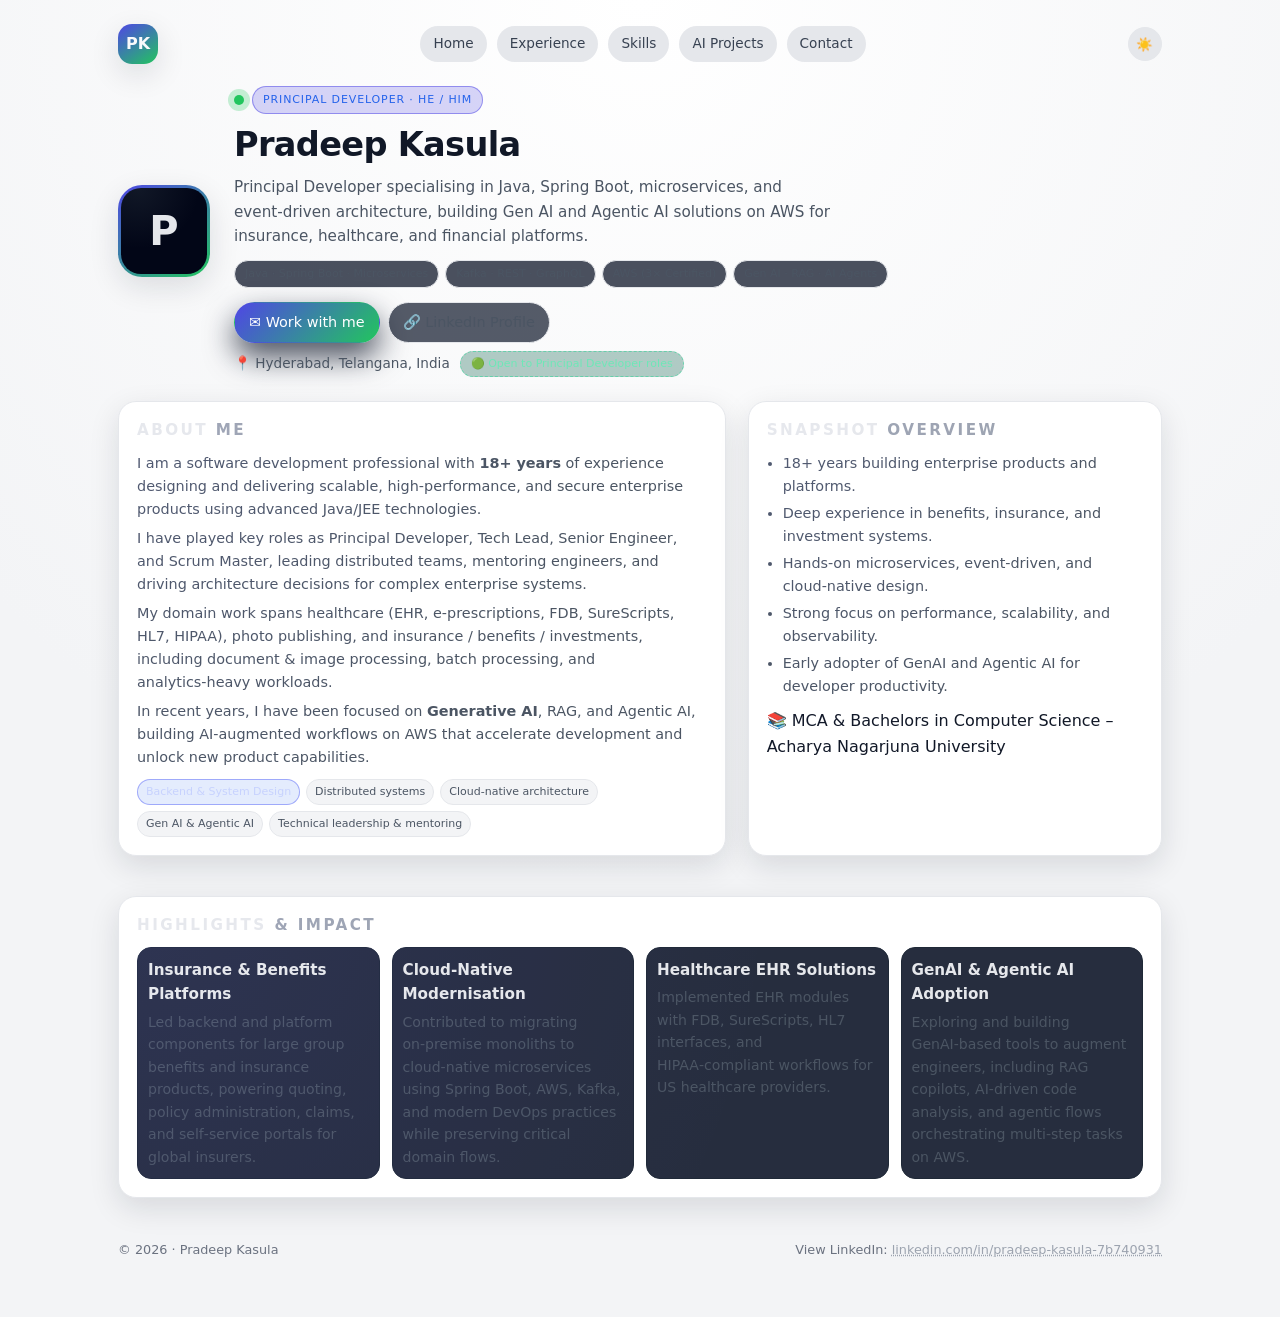
<file: index.html>
<!DOCTYPE html>
<html lang="en">
<head>
  <meta charset="UTF-8" />
  <title>Pradeep Kasula | Principal Developer & AI Enthusiast</title>
  <meta name="viewport" content="width=device-width, initial-scale=1" />
  <meta
    name="description"
    content="Principal Developer with 18+ years of experience in Java, Spring Boot, microservices, insurance, healthcare, and Gen AI."
  />
  <link rel="stylesheet" href="styles.css" />
</head>
<body data-theme="dark">
  <div class="page">
   <header class="site-header">
  <div class="logo">PK</div>
  <nav class="nav">
    <a href="index.html" class="nav-link">Home</a>
    <a href="experience.html" class="nav-link">Experience</a>
    <a href="skills.html" class="nav-link">Skills</a>
    <a href="ai-projects.html" class="nav-link">AI Projects</a>
    <a href="contact.html" class="nav-link">Contact</a>
  </nav>
  <button class="theme-toggle" id="themeToggle" aria-label="Toggle theme">
    🌙
  </button>
</header>
    <header class="hero">
      <div class="avatar">
        <div class="avatar-inner">P</div>
      </div>
      <div class="hero-main">
        <div class="headline-top-row">
          <div class="online-dot"></div>
          <div class="role-pill">Principal Developer · He / Him</div>
        </div>
        <h1 class="hero-title">Pradeep Kasula</h1>
        <p class="hero-subtitle">
          Principal Developer specialising in Java, Spring Boot, microservices,
          and event‑driven architecture, building Gen&nbsp;AI and Agentic&nbsp;AI
          solutions on AWS for insurance, healthcare, and financial platforms.
        </p>
        <div class="headline-tags">
          <span class="tag">Java · Spring Boot · Microservices</span>
          <span class="tag">Kafka · REST · GraphQL</span>
          <span class="tag">AWS (3× Certified)</span>
          <span class="tag">Gen AI · RAG · AI Agents</span>
        </div>
        <div class="hero-actions">
          <a class="btn btn-primary" href="contact.html">✉️ Work with me</a>
          <a
            class="btn btn-ghost"
            href="https://www.linkedin.com/in/pradeep-kasula-7b740931"
            target="_blank"
            rel="noopener noreferrer"
          >
            🔗 LinkedIn Profile
          </a>
        </div>
        <div class="hero-meta">
          <span>📍 Hyderabad, Telangana, India</span>
          <span class="pill-open">🟢 Open to Principal Developer roles</span>
        </div>
      </div>
    </header>

    <main class="grid-two">
      <section class="card">
        <h2><span>About</span> Me</h2>
        <p class="body-text">
          I am a software development professional with <strong>18+ years</strong> of
          experience designing and delivering scalable, high‑performance, and secure
          enterprise products using advanced Java/JEE technologies.
        </p>
        <p class="body-text">
          I have played key roles as Principal Developer, Tech Lead, Senior Engineer,
          and Scrum Master, leading distributed teams, mentoring engineers, and
          driving architecture decisions for complex enterprise systems.
        </p>
        <p class="body-text">
          My domain work spans healthcare (EHR, e‑prescriptions, FDB, SureScripts,
          HL7, HIPAA), photo publishing, and insurance / benefits / investments,
          including document &amp; image processing, batch processing, and
          analytics‑heavy workloads.
        </p>
        <p class="body-text">
          In recent years, I have been focused on <strong>Generative AI</strong>,
          RAG, and Agentic AI, building AI‑augmented workflows on AWS that
          accelerate development and unlock new product capabilities.
        </p>
        <div class="chips-row">
          <span class="chip-accent">Backend & System Design</span>
          <span class="chip">Distributed systems</span>
          <span class="chip">Cloud‑native architecture</span>
          <span class="chip">Gen AI & Agentic AI</span>
          <span class="chip">Technical leadership & mentoring</span>
        </div>
      </section>

      <section class="card">
        <h2><span>Snapshot</span> Overview</h2>
        <ul class="list">
          <li>18+ years building enterprise products and platforms.</li>
          <li>Deep experience in benefits, insurance, and investment systems.</li>
          <li>Hands‑on microservices, event‑driven, and cloud‑native design.</li>
          <li>Strong focus on performance, scalability, and observability.</li>
          <li>Early adopter of GenAI and Agentic AI for developer productivity.</li>
        </ul>
        <div class="meta-line" style="margin-top: 10px">
          <span>📚 MCA & Bachelors in Computer Science – Acharya Nagarjuna University</span>
        </div>
      </section>

      <section class="card card-full">
        <h2><span>Highlights</span> & Impact</h2>
        <div class="highlights-grid">
          <article class="highlight">
            <h3>Insurance & Benefits Platforms</h3>
            <p>
              Led backend and platform components for large group benefits and
              insurance products, powering quoting, policy administration, claims,
              and self‑service portals for global insurers.
            </p>
          </article>
          <article class="highlight">
            <h3>Cloud‑Native Modernisation</h3>
            <p>
              Contributed to migrating on‑premise monoliths to cloud‑native
              microservices using Spring Boot, AWS, Kafka, and modern DevOps
              practices while preserving critical domain flows.
            </p>
          </article>
          <article class="highlight">
            <h3>Healthcare EHR Solutions</h3>
            <p>
              Implemented EHR modules with FDB, SureScripts, HL7 interfaces, and
              HIPAA‑compliant workflows for US healthcare providers.
            </p>
          </article>
          <article class="highlight">
            <h3>GenAI & Agentic AI Adoption</h3>
            <p>
              Exploring and building GenAI‑based tools to augment engineers,
              including RAG copilots, AI‑driven code analysis, and agentic flows
              orchestrating multi‑step tasks on AWS.
            </p>
          </article>
        </div>
      </section>
    </main>

    <footer class="site-footer">
      <span>© <span id="year"></span> · Pradeep Kasula</span>
      <span>
        View LinkedIn:
        <a
          href="https://www.linkedin.com/in/pradeep-kasula-7b740931"
          target="_blank"
          rel="noopener noreferrer"
        >
          linkedin.com/in/pradeep-kasula-7b740931
        </a>
      </span>
    </footer>
  </div>

<script>
  const body = document.body;
  const toggleBtn = document.getElementById("themeToggle");
  const storageKey = "pk-theme";

  function setTheme(theme) {
    body.setAttribute("data-theme", theme);
    if (toggleBtn) {
      toggleBtn.textContent = theme === "dark" ? "🌙" : "☀️";
    }
  }

  // Load saved preference or system preference
  (function initTheme() {
    const saved = localStorage.getItem(storageKey);
    if (saved === "dark" || saved === "light") {
      setTheme(saved);
      return;
    }
    const prefersDark = window.matchMedia &&
      window.matchMedia("(prefers-color-scheme: dark)").matches;
    setTheme(prefersDark ? "dark" : "light");
  })();

  if (toggleBtn) {
    toggleBtn.addEventListener("click", () => {
      const current = body.getAttribute("data-theme") || "dark";
      const next = current === "dark" ? "light" : "dark";
      setTheme(next);
      localStorage.setItem(storageKey, next);
    });
  }

  // Handle year in footer
  const yearEl = document.getElementById("year");
  if (yearEl) {
    yearEl.textContent = new Date().getFullYear().toString();
  }
</script>

</body>
</html>
</file>
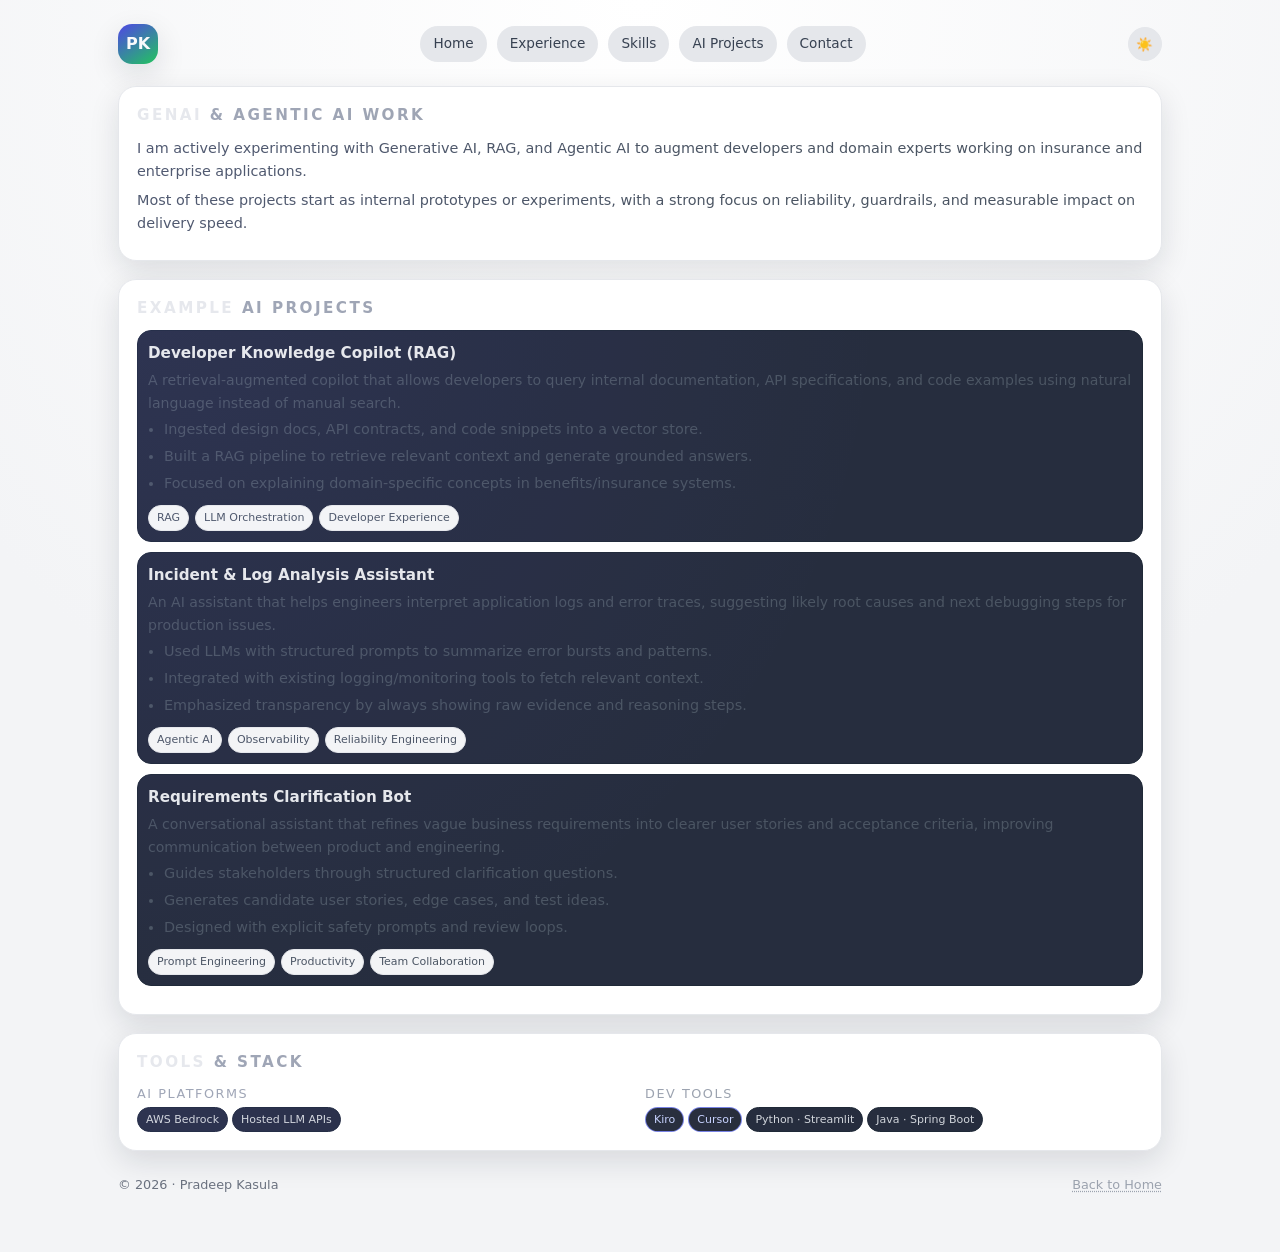
<file: ai-projects.html>
<!DOCTYPE html>
<html lang="en">
<head>
  <meta charset="UTF-8" />
  <title>AI Projects | Pradeep Kasula</title>
  <meta name="viewport" content="width=device-width, initial-scale=1" />
  <link rel="stylesheet" href="styles.css" />
</head>
<body data-theme="dark">
  <div class="page">
    <header class="site-header">
  <div class="logo">PK</div>
  <nav class="nav">
    <a href="index.html" class="nav-link">Home</a>
    <a href="experience.html" class="nav-link">Experience</a>
    <a href="skills.html" class="nav-link">Skills</a>
    <a href="ai-projects.html" class="nav-link">AI Projects</a>
    <a href="contact.html" class="nav-link">Contact</a>
  </nav>
  <button class="theme-toggle" id="themeToggle" aria-label="Toggle theme">
    🌙
  </button>
</header>

    <main>
      <section class="card card-full">
        <h2><span>GenAI</span> & Agentic AI Work</h2>
        <p class="body-text">
          I am actively experimenting with Generative AI, RAG, and Agentic AI
          to augment developers and domain experts working on insurance and
          enterprise applications.
        </p>
        <p class="body-text">
          Most of these projects start as internal prototypes or experiments,
          with a strong focus on reliability, guardrails, and measurable impact
          on delivery speed.
        </p>
      </section>

      <section class="card card-full">
        <h2><span>Example</span> AI Projects</h2>

        <article class="project-card">
          <h3>Developer Knowledge Copilot (RAG)</h3>
          <p>
            A retrieval‑augmented copilot that allows developers to query
            internal documentation, API specifications, and code examples using
            natural language instead of manual search.
          </p>
          <ul class="list">
            <li>Ingested design docs, API contracts, and code snippets into a vector store.</li>
            <li>Built a RAG pipeline to retrieve relevant context and generate grounded answers.</li>
            <li>Focused on explaining domain‑specific concepts in benefits/insurance systems.</li>
          </ul>
          <div class="chips-row">
            <span class="chip">RAG</span>
            <span class="chip">LLM Orchestration</span>
            <span class="chip">Developer Experience</span>
          </div>
        </article>

        <article class="project-card">
          <h3>Incident & Log Analysis Assistant</h3>
          <p>
            An AI assistant that helps engineers interpret application logs and
            error traces, suggesting likely root causes and next debugging
            steps for production issues.
          </p>
          <ul class="list">
            <li>Used LLMs with structured prompts to summarize error bursts and patterns.</li>
            <li>Integrated with existing logging/monitoring tools to fetch relevant context.</li>
            <li>Emphasized transparency by always showing raw evidence and reasoning steps.</li>
          </ul>
          <div class="chips-row">
            <span class="chip">Agentic AI</span>
            <span class="chip">Observability</span>
            <span class="chip">Reliability Engineering</span>
          </div>
        </article>

        <article class="project-card">
          <h3>Requirements Clarification Bot</h3>
          <p>
            A conversational assistant that refines vague business
            requirements into clearer user stories and acceptance criteria,
            improving communication between product and engineering.
          </p>
          <ul class="list">
            <li>Guides stakeholders through structured clarification questions.</li>
            <li>Generates candidate user stories, edge cases, and test ideas.</li>
            <li>Designed with explicit safety prompts and review loops.</li>
          </ul>
          <div class="chips-row">
            <span class="chip">Prompt Engineering</span>
            <span class="chip">Productivity</span>
            <span class="chip">Team Collaboration</span>
          </div>
        </article>
      </section>

      <section class="card card-full">
        <h2><span>Tools</span> & Stack</h2>
        <div class="skills-grid">
          <div>
            <div class="skills-col-title">AI Platforms</div>
            <div class="skills-list">
              <span class="skill-pill">AWS Bedrock</span>
              <span class="skill-pill">Hosted LLM APIs</span>
            </div>
          </div>
          <div>
            <div class="skills-col-title">Dev Tools</div>
            <div class="skills-list">
              <span class="skill-pill hot">Kiro</span>
              <span class="skill-pill hot">Cursor</span>
              <span class="skill-pill">Python · Streamlit</span>
              <span class="skill-pill">Java · Spring Boot</span>
            </div>
          </div>
        </div>
      </section>
    </main>

    <footer class="site-footer">
      <span>© <span id="year"></span> · Pradeep Kasula</span>
      <span><a href="index.html">Back to Home</a></span>
    </footer>
  </div>

<script>
  const body = document.body;
  const toggleBtn = document.getElementById("themeToggle");
  const storageKey = "pk-theme";

  function setTheme(theme) {
    body.setAttribute("data-theme", theme);
    if (toggleBtn) {
      toggleBtn.textContent = theme === "dark" ? "🌙" : "☀️";
    }
  }

  // Load saved preference or system preference
  (function initTheme() {
    const saved = localStorage.getItem(storageKey);
    if (saved === "dark" || saved === "light") {
      setTheme(saved);
      return;
    }
    const prefersDark = window.matchMedia &&
      window.matchMedia("(prefers-color-scheme: dark)").matches;
    setTheme(prefersDark ? "dark" : "light");
  })();

  if (toggleBtn) {
    toggleBtn.addEventListener("click", () => {
      const current = body.getAttribute("data-theme") || "dark";
      const next = current === "dark" ? "light" : "dark";
      setTheme(next);
      localStorage.setItem(storageKey, next);
    });
  }

  // Handle year in footer
  const yearEl = document.getElementById("year");
  if (yearEl) {
    yearEl.textContent = new Date().getFullYear().toString();
  }
</script>
</body>
</html>
</file>
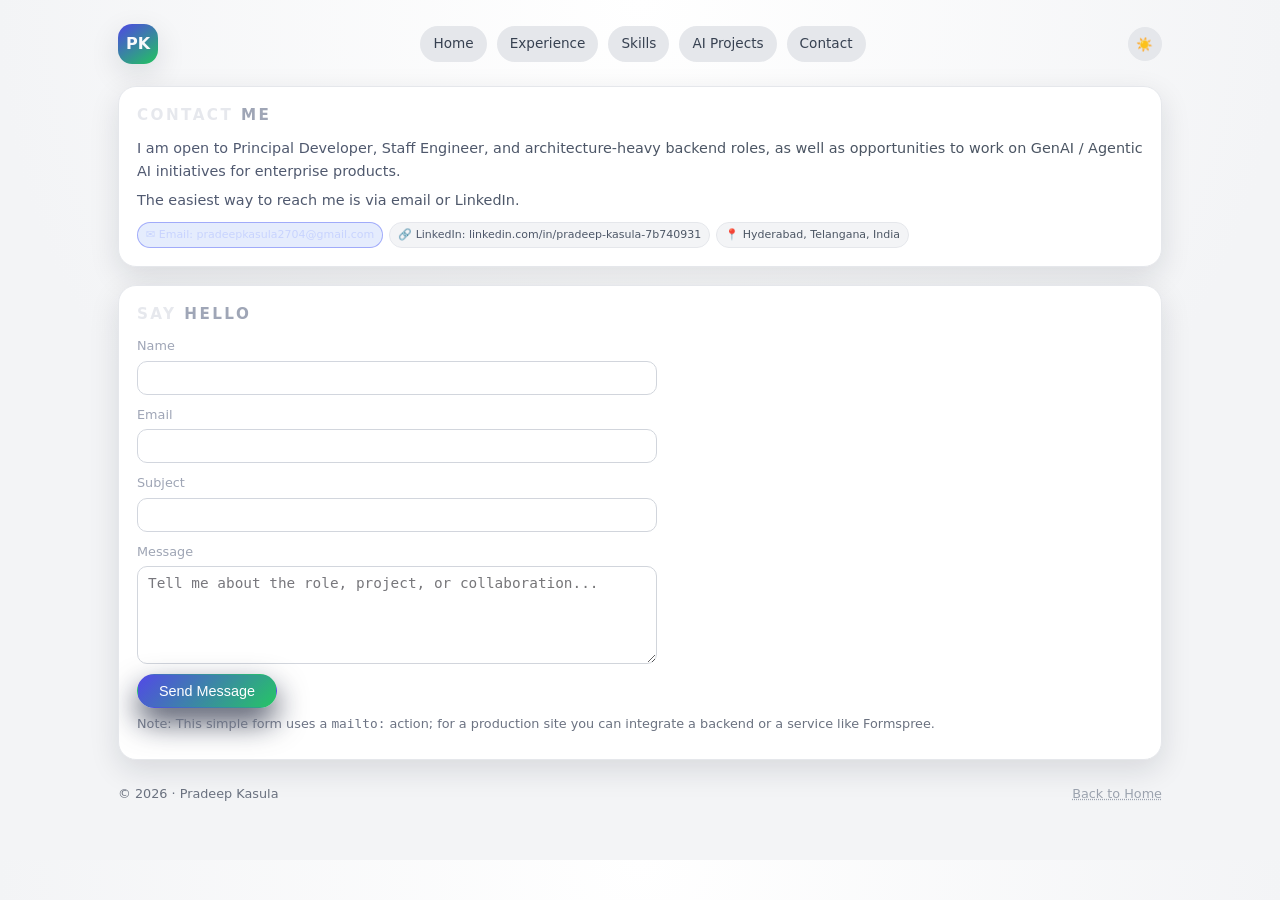
<file: contact.html>
<!DOCTYPE html>
<html lang="en">
<head>
  <meta charset="UTF-8" />
  <title>Contact | Pradeep Kasula</title>
  <meta name="viewport" content="width=device-width, initial-scale=1" />
  <link rel="stylesheet" href="styles.css" />
</head>
<body data-theme="dark">
  <div class="page">
    <header class="site-header">
  <div class="logo">PK</div>
  <nav class="nav">
    <a href="index.html" class="nav-link">Home</a>
    <a href="experience.html" class="nav-link">Experience</a>
    <a href="skills.html" class="nav-link">Skills</a>
    <a href="ai-projects.html" class="nav-link">AI Projects</a>
    <a href="contact.html" class="nav-link">Contact</a>
  </nav>
  <button class="theme-toggle" id="themeToggle" aria-label="Toggle theme">
    🌙
  </button>
</header>

    <main>
      <section class="card card-full">
        <h2><span>Contact</span> Me</h2>
        <p class="body-text">
          I am open to Principal Developer, Staff Engineer, and architecture‑heavy
          backend roles, as well as opportunities to work on GenAI / Agentic AI
          initiatives for enterprise products.
        </p>
        <p class="body-text">
          The easiest way to reach me is via email or LinkedIn.
        </p>

        <div class="chips-row">
          <span class="chip-accent">
            ✉️ Email: <a href="mailto:pradeepkasula2704@gmail.com">pradeepkasula2704@gmail.com</a>
          </span>
          <span class="chip">
            🔗 LinkedIn:
            <a
              href="https://www.linkedin.com/in/pradeep-kasula-7b740931"
              target="_blank"
              rel="noopener noreferrer"
            >
              linkedin.com/in/pradeep-kasula-7b740931
            </a>
          </span>
          <span class="chip">📍 Hyderabad, Telangana, India</span>
        </div>
      </section>

      <section class="card card-full">
        <h2><span>Say</span> Hello</h2>
        <form
          class="contact-form"
          action="mailto:pradeepkasula2704@gmail.com"
          method="post"
          enctype="text/plain"
        >
          <div class="form-row">
            <label for="name">Name</label>
            <input id="name" name="name" type="text" required />
          </div>

          <div class="form-row">
            <label for="email">Email</label>
            <input id="email" name="email" type="email" required />
          </div>

          <div class="form-row">
            <label for="subject">Subject</label>
            <input id="subject" name="subject" type="text" required />
          </div>

          <div class="form-row">
            <label for="message">Message</label>
            <textarea
              id="message"
              name="message"
              rows="5"
              placeholder="Tell me about the role, project, or collaboration..."
              required
            ></textarea>
          </div>

          <button type="submit" class="btn btn-primary">
            Send Message
          </button>
        </form>
        <p class="body-text note">
          Note: This simple form uses a <code>mailto:</code> action; for a
          production site you can integrate a backend or a service like Formspree.
        </p>
      </section>
    </main>

    <footer class="site-footer">
      <span>© <span id="year"></span> · Pradeep Kasula</span>
      <span><a href="index.html">Back to Home</a></span>
    </footer>
  </div>

<script>
  const body = document.body;
  const toggleBtn = document.getElementById("themeToggle");
  const storageKey = "pk-theme";

  function setTheme(theme) {
    body.setAttribute("data-theme", theme);
    if (toggleBtn) {
      toggleBtn.textContent = theme === "dark" ? "🌙" : "☀️";
    }
  }

  // Load saved preference or system preference
  (function initTheme() {
    const saved = localStorage.getItem(storageKey);
    if (saved === "dark" || saved === "light") {
      setTheme(saved);
      return;
    }
    const prefersDark = window.matchMedia &&
      window.matchMedia("(prefers-color-scheme: dark)").matches;
    setTheme(prefersDark ? "dark" : "light");
  })();

  if (toggleBtn) {
    toggleBtn.addEventListener("click", () => {
      const current = body.getAttribute("data-theme") || "dark";
      const next = current === "dark" ? "light" : "dark";
      setTheme(next);
      localStorage.setItem(storageKey, next);
    });
  }

  // Handle year in footer
  const yearEl = document.getElementById("year");
  if (yearEl) {
    yearEl.textContent = new Date().getFullYear().toString();
  }
</script>
</body>
</html>
</file>
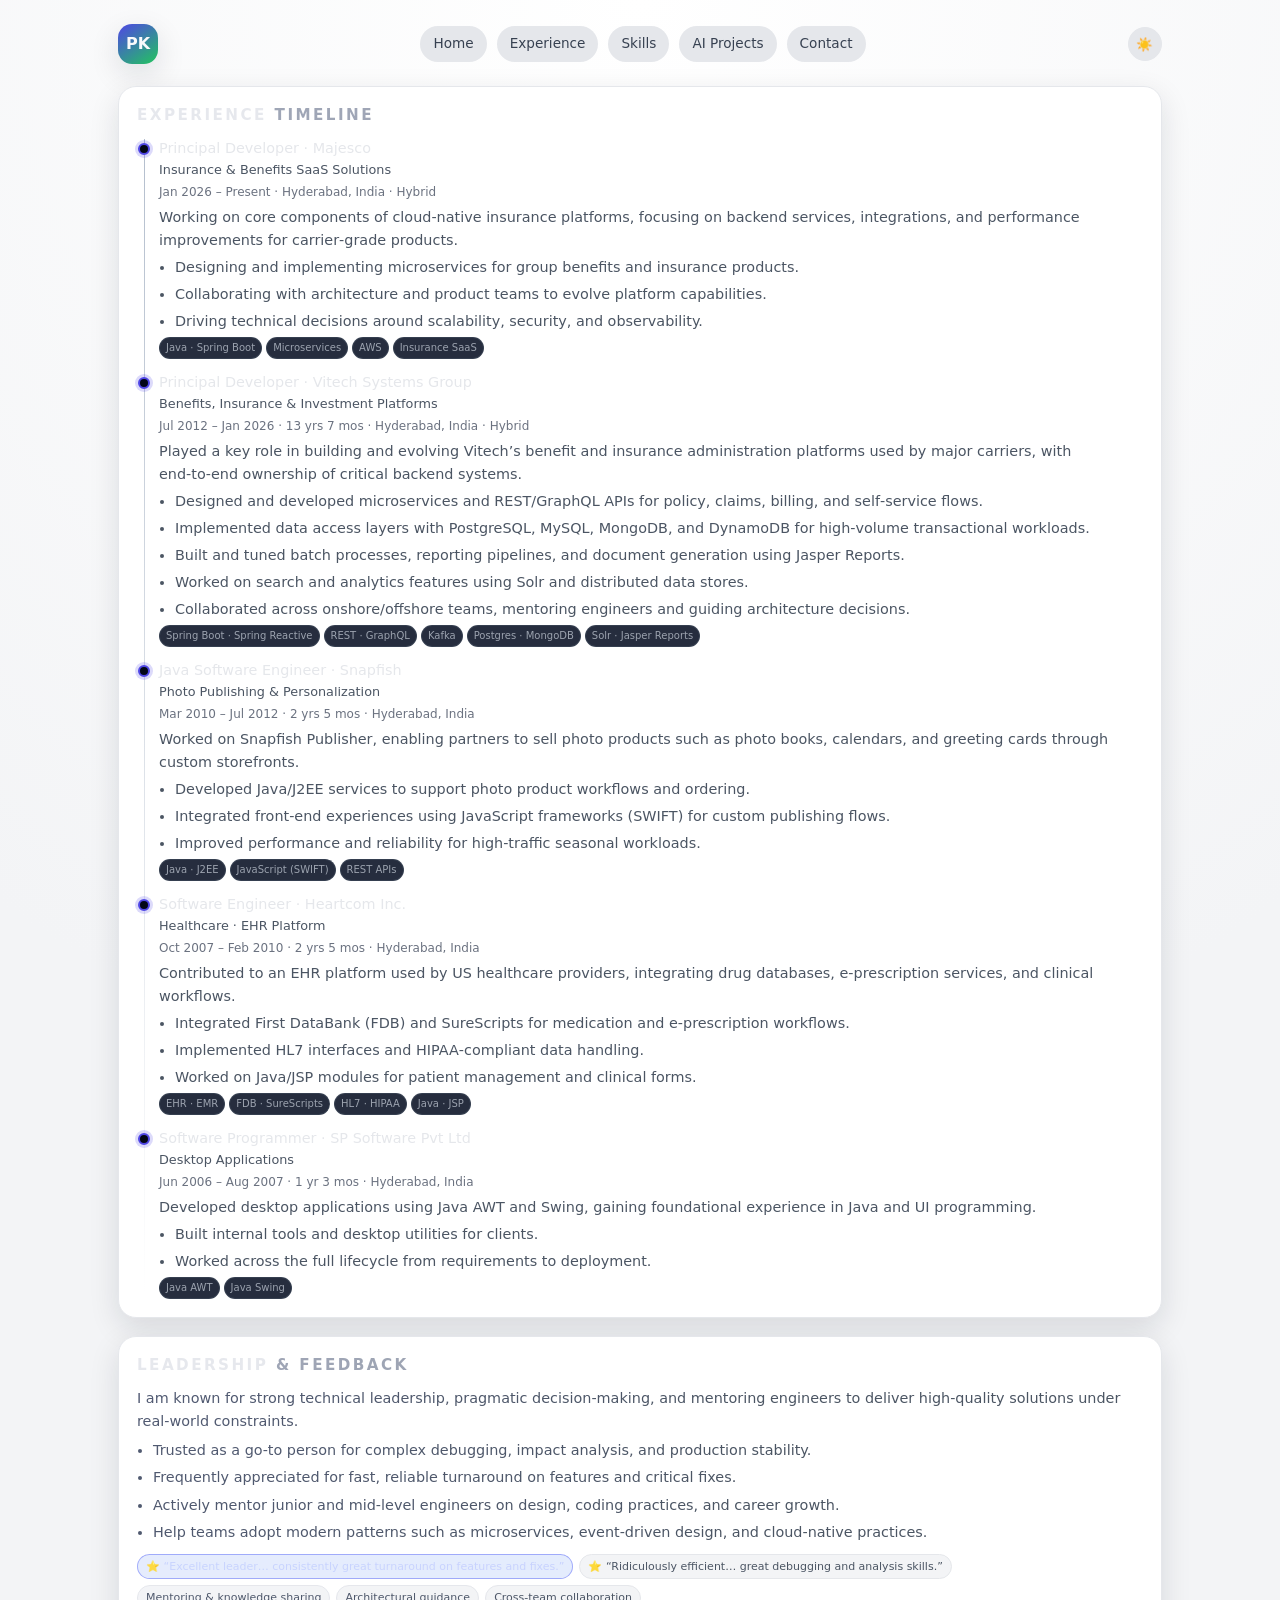
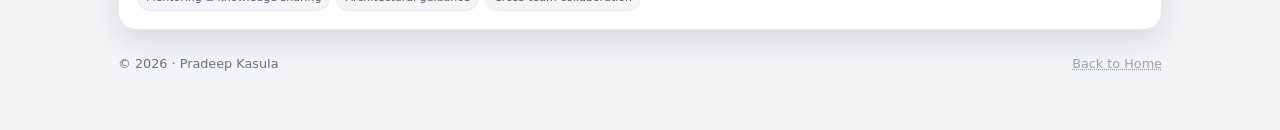
<file: experience.html>
<!DOCTYPE html>
<html lang="en">
<head>
  <meta charset="UTF-8" />
  <title>Experience | Pradeep Kasula</title>
  <meta name="viewport" content="width=device-width, initial-scale=1" />
  <link rel="stylesheet" href="styles.css" />
</head>
<body data-theme="dark">
  <div class="page">
    <header class="site-header">
  <div class="logo">PK</div>
  <nav class="nav">
    <a href="index.html" class="nav-link">Home</a>
    <a href="experience.html" class="nav-link">Experience</a>
    <a href="skills.html" class="nav-link">Skills</a>
    <a href="ai-projects.html" class="nav-link">AI Projects</a>
    <a href="contact.html" class="nav-link">Contact</a>
  </nav>
  <button class="theme-toggle" id="themeToggle" aria-label="Toggle theme">
    🌙
  </button>
</header>
    <main>
      <section class="card card-full">
        <h2><span>Experience</span> Timeline</h2>
        <div class="timeline">
          <article class="timeline-item">
            <div class="timeline-item-dot"></div>
            <div class="timeline-item-title">
              Principal Developer · Majesco
            </div>
            <div class="timeline-item-subtitle">
              Insurance &amp; Benefits SaaS Solutions
            </div>
            <div class="timeline-item-meta">
              Jan 2026 – Present · Hyderabad, India · Hybrid
            </div>
            <p class="timeline-item-body">
              Working on core components of cloud‑native insurance platforms,
              focusing on backend services, integrations, and performance
              improvements for carrier‑grade products.
            </p>
            <ul class="list">
              <li>Designing and implementing microservices for group benefits and insurance products.</li>
              <li>Collaborating with architecture and product teams to evolve platform capabilities.</li>
              <li>Driving technical decisions around scalability, security, and observability.</li>
            </ul>
            <div class="timeline-item-tags">
              <span class="pill">Java · Spring Boot</span>
              <span class="pill">Microservices</span>
              <span class="pill">AWS</span>
              <span class="pill">Insurance SaaS</span>
            </div>
          </article>

          <article class="timeline-item">
            <div class="timeline-item-dot"></div>
            <div class="timeline-item-title">
              Principal Developer · Vitech Systems Group
            </div>
            <div class="timeline-item-subtitle">
              Benefits, Insurance &amp; Investment Platforms
            </div>
            <div class="timeline-item-meta">
              Jul 2012 – Jan 2026 · 13 yrs 7 mos · Hyderabad, India · Hybrid
            </div>
            <p class="timeline-item-body">
              Played a key role in building and evolving Vitech’s benefit and
              insurance administration platforms used by major carriers, with
              end‑to‑end ownership of critical backend systems.
            </p>
            <ul class="list">
              <li>Designed and developed microservices and REST/GraphQL APIs for policy, claims, billing, and self‑service flows.</li>
              <li>Implemented data access layers with PostgreSQL, MySQL, MongoDB, and DynamoDB for high‑volume transactional workloads.</li>
              <li>Built and tuned batch processes, reporting pipelines, and document generation using Jasper Reports.</li>
              <li>Worked on search and analytics features using Solr and distributed data stores.</li>
              <li>Collaborated across onshore/offshore teams, mentoring engineers and guiding architecture decisions.</li>
            </ul>
            <div class="timeline-item-tags">
              <span class="pill">Spring Boot · Spring Reactive</span>
              <span class="pill">REST · GraphQL</span>
              <span class="pill">Kafka</span>
              <span class="pill">Postgres · MongoDB</span>
              <span class="pill">Solr · Jasper Reports</span>
            </div>
          </article>

          <article class="timeline-item">
            <div class="timeline-item-dot"></div>
            <div class="timeline-item-title">
              Java Software Engineer · Snapfish
            </div>
            <div class="timeline-item-subtitle">
              Photo Publishing &amp; Personalization
            </div>
            <div class="timeline-item-meta">
              Mar 2010 – Jul 2012 · 2 yrs 5 mos · Hyderabad, India
            </div>
            <p class="timeline-item-body">
              Worked on Snapfish Publisher, enabling partners to sell photo
              products such as photo books, calendars, and greeting cards
              through custom storefronts.
            </p>
            <ul class="list">
              <li>Developed Java/J2EE services to support photo product workflows and ordering.</li>
              <li>Integrated front‑end experiences using JavaScript frameworks (SWIFT) for custom publishing flows.</li>
              <li>Improved performance and reliability for high‑traffic seasonal workloads.</li>
            </ul>
            <div class="timeline-item-tags">
              <span class="pill">Java · J2EE</span>
              <span class="pill">JavaScript (SWIFT)</span>
              <span class="pill">REST APIs</span>
            </div>
          </article>

          <article class="timeline-item">
            <div class="timeline-item-dot"></div>
            <div class="timeline-item-title">
              Software Engineer · Heartcom Inc.
            </div>
            <div class="timeline-item-subtitle">Healthcare · EHR Platform</div>
            <div class="timeline-item-meta">
              Oct 2007 – Feb 2010 · 2 yrs 5 mos · Hyderabad, India
            </div>
            <p class="timeline-item-body">
              Contributed to an EHR platform used by US healthcare providers,
              integrating drug databases, e‑prescription services, and clinical
              workflows.
            </p>
            <ul class="list">
              <li>Integrated First DataBank (FDB) and SureScripts for medication and e‑prescription workflows.</li>
              <li>Implemented HL7 interfaces and HIPAA‑compliant data handling.</li>
              <li>Worked on Java/JSP modules for patient management and clinical forms.</li>
            </ul>
            <div class="timeline-item-tags">
              <span class="pill">EHR · EMR</span>
              <span class="pill">FDB · SureScripts</span>
              <span class="pill">HL7 · HIPAA</span>
              <span class="pill">Java · JSP</span>
            </div>
          </article>

          <article class="timeline-item">
            <div class="timeline-item-dot"></div>
            <div class="timeline-item-title">
              Software Programmer · SP Software Pvt Ltd
            </div>
            <div class="timeline-item-subtitle">Desktop Applications</div>
            <div class="timeline-item-meta">
              Jun 2006 – Aug 2007 · 1 yr 3 mos · Hyderabad, India
            </div>
            <p class="timeline-item-body">
              Developed desktop applications using Java AWT and Swing, gaining
              foundational experience in Java and UI programming.
            </p>
            <ul class="list">
              <li>Built internal tools and desktop utilities for clients.</li>
              <li>Worked across the full lifecycle from requirements to deployment.</li>
            </ul>
            <div class="timeline-item-tags">
              <span class="pill">Java AWT</span>
              <span class="pill">Java Swing</span>
            </div>
          </article>
        </div>
      </section>

      <section class="card card-full">
        <h2><span>Leadership</span> & Feedback</h2>
        <p class="body-text">
          I am known for strong technical leadership, pragmatic decision‑making,
          and mentoring engineers to deliver high‑quality solutions under
          real‑world constraints.
        </p>
        <ul class="list">
          <li>Trusted as a go‑to person for complex debugging, impact analysis, and production stability.</li>
          <li>Frequently appreciated for fast, reliable turnaround on features and critical fixes.</li>
          <li>Actively mentor junior and mid‑level engineers on design, coding practices, and career growth.</li>
          <li>Help teams adopt modern patterns such as microservices, event‑driven design, and cloud‑native practices.</li>
        </ul>
        <div class="chips-row">
          <span class="chip-accent">
            ⭐ “Excellent leader… consistently great turnaround on features and fixes.”
          </span>
          <span class="chip">
            ⭐ “Ridiculously efficient… great debugging and analysis skills.”
          </span>
          <span class="chip">Mentoring & knowledge sharing</span>
          <span class="chip">Architectural guidance</span>
          <span class="chip">Cross‑team collaboration</span>
        </div>
      </section>
    </main>

    <footer class="site-footer">
      <span>© <span id="year"></span> · Pradeep Kasula</span>
      <span><a href="index.html">Back to Home</a></span>
    </footer>
  </div>

<script>
  const body = document.body;
  const toggleBtn = document.getElementById("themeToggle");
  const storageKey = "pk-theme";

  function setTheme(theme) {
    body.setAttribute("data-theme", theme);
    if (toggleBtn) {
      toggleBtn.textContent = theme === "dark" ? "🌙" : "☀️";
    }
  }

  // Load saved preference or system preference
  (function initTheme() {
    const saved = localStorage.getItem(storageKey);
    if (saved === "dark" || saved === "light") {
      setTheme(saved);
      return;
    }
    const prefersDark = window.matchMedia &&
      window.matchMedia("(prefers-color-scheme: dark)").matches;
    setTheme(prefersDark ? "dark" : "light");
  })();

  if (toggleBtn) {
    toggleBtn.addEventListener("click", () => {
      const current = body.getAttribute("data-theme") || "dark";
      const next = current === "dark" ? "light" : "dark";
      setTheme(next);
      localStorage.setItem(storageKey, next);
    });
  }

  // Handle year in footer
  const yearEl = document.getElementById("year");
  if (yearEl) {
    yearEl.textContent = new Date().getFullYear().toString();
  }
</script>
</body>
</html>
</file>
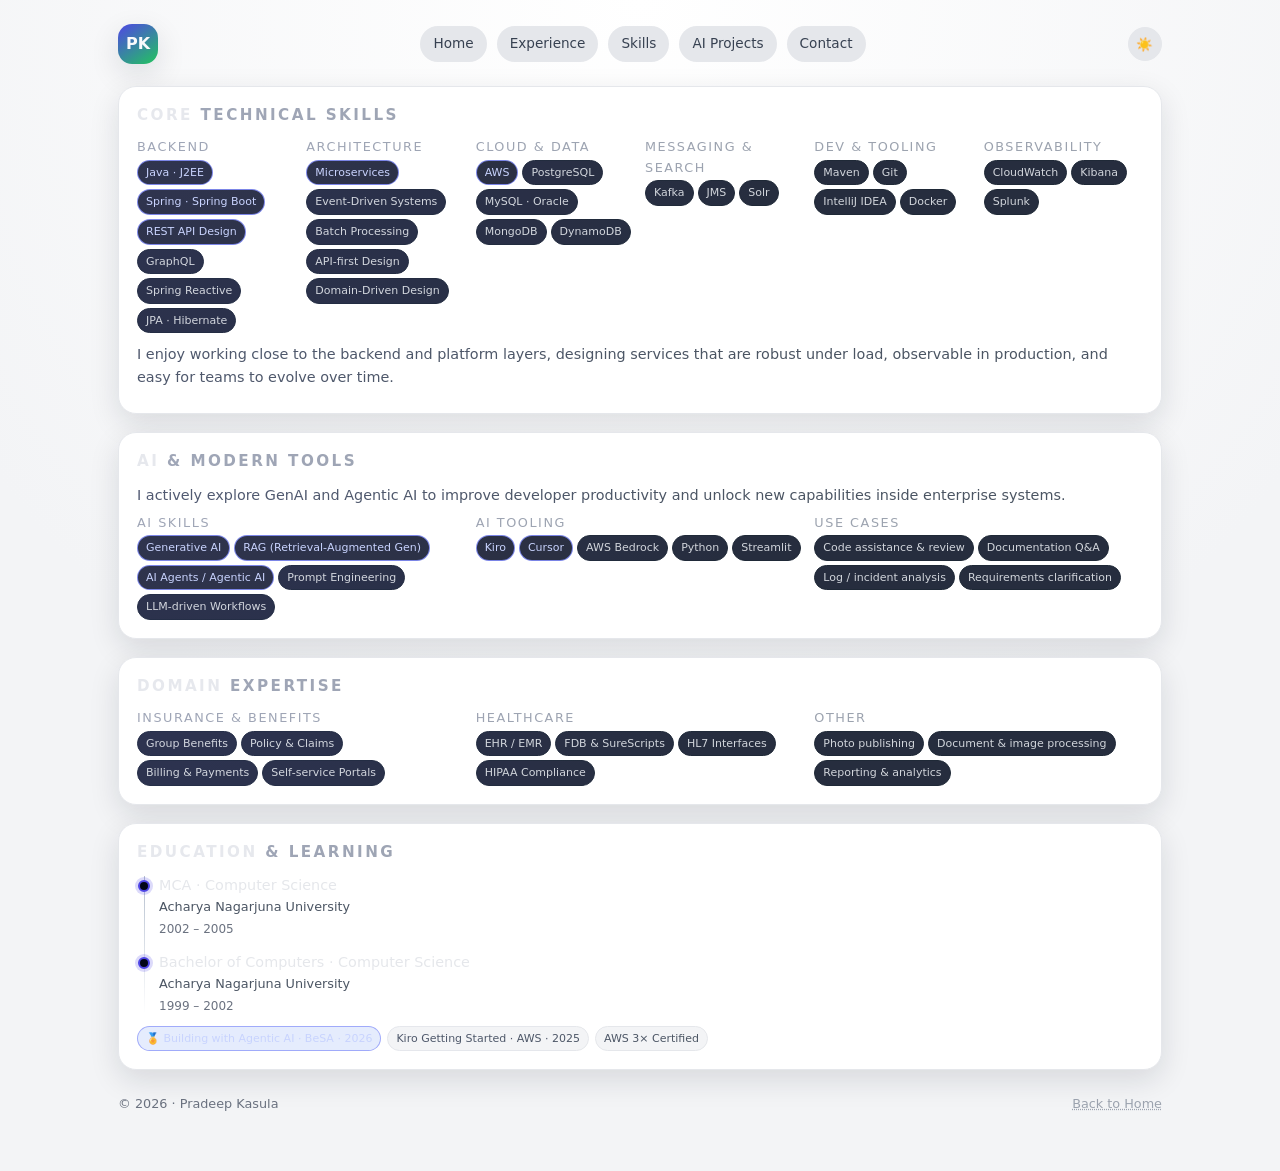
<file: skills.html>
<!DOCTYPE html>
<html lang="en">
<head>
  <meta charset="UTF-8" />
  <title>Skills | Pradeep Kasula</title>
  <meta name="viewport" content="width=device-width, initial-scale=1" />
  <link rel="stylesheet" href="styles.css" />
</head>
<body data-theme="dark">
  <div class="page">
   <header class="site-header">
  <div class="logo">PK</div>
  <nav class="nav">
    <a href="index.html" class="nav-link">Home</a>
    <a href="experience.html" class="nav-link">Experience</a>
    <a href="skills.html" class="nav-link">Skills</a>
    <a href="ai-projects.html" class="nav-link">AI Projects</a>
    <a href="contact.html" class="nav-link">Contact</a>
  </nav>
  <button class="theme-toggle" id="themeToggle" aria-label="Toggle theme">
    🌙
  </button>
</header>

    <main>
      <section class="card card-full">
        <h2><span>Core</span> Technical Skills</h2>
        <div class="skills-grid">
          <div>
            <div class="skills-col-title">Backend</div>
            <div class="skills-list">
              <span class="skill-pill hot">Java · J2EE</span>
              <span class="skill-pill hot">Spring · Spring Boot</span>
              <span class="skill-pill hot">REST API Design</span>
              <span class="skill-pill">GraphQL</span>
              <span class="skill-pill">Spring Reactive</span>
              <span class="skill-pill">JPA · Hibernate</span>
            </div>
          </div>

          <div>
            <div class="skills-col-title">Architecture</div>
            <div class="skills-list">
              <span class="skill-pill hot">Microservices</span>
              <span class="skill-pill">Event‑Driven Systems</span>
              <span class="skill-pill">Batch Processing</span>
              <span class="skill-pill">API‑first Design</span>
              <span class="skill-pill">Domain‑Driven Design</span>
            </div>
          </div>

          <div>
            <div class="skills-col-title">Cloud & Data</div>
            <div class="skills-list">
              <span class="skill-pill hot">AWS</span>
              <span class="skill-pill">PostgreSQL</span>
              <span class="skill-pill">MySQL · Oracle</span>
              <span class="skill-pill">MongoDB</span>
              <span class="skill-pill">DynamoDB</span>
            </div>
          </div>

          <div>
            <div class="skills-col-title">Messaging & Search</div>
            <div class="skills-list">
              <span class="skill-pill">Kafka</span>
              <span class="skill-pill">JMS</span>
              <span class="skill-pill">Solr</span>
            </div>
          </div>

          <div>
            <div class="skills-col-title">Dev & Tooling</div>
            <div class="skills-list">
              <span class="skill-pill">Maven</span>
              <span class="skill-pill">Git</span>
              <span class="skill-pill">IntelliJ IDEA</span>
              <span class="skill-pill">Docker</span>
            </div>
          </div>

          <div>
            <div class="skills-col-title">Observability</div>
            <div class="skills-list">
              <span class="skill-pill">CloudWatch</span>
              <span class="skill-pill">Kibana</span>
              <span class="skill-pill">Splunk</span>
            </div>
          </div>
        </div>

        <p class="body-text" style="margin-top: 10px">
          I enjoy working close to the backend and platform layers, designing
          services that are robust under load, observable in production, and
          easy for teams to evolve over time.
        </p>
      </section>

      <section class="card card-full">
        <h2><span>AI</span> & Modern Tools</h2>
        <p class="body-text">
          I actively explore GenAI and Agentic AI to improve developer
          productivity and unlock new capabilities inside enterprise systems.
        </p>
        <div class="skills-grid">
          <div>
            <div class="skills-col-title">AI Skills</div>
            <div class="skills-list">
              <span class="skill-pill hot">Generative AI</span>
              <span class="skill-pill hot">RAG (Retrieval‑Augmented Gen)</span>
              <span class="skill-pill hot">AI Agents / Agentic AI</span>
              <span class="skill-pill">Prompt Engineering</span>
              <span class="skill-pill">LLM‑driven Workflows</span>
            </div>
          </div>

          <div>
            <div class="skills-col-title">AI Tooling</div>
            <div class="skills-list">
              <span class="skill-pill hot">Kiro</span>
              <span class="skill-pill hot">Cursor</span>
              <span class="skill-pill">AWS Bedrock</span>
              <span class="skill-pill">Python</span>
              <span class="skill-pill">Streamlit</span>
            </div>
          </div>

          <div>
            <div class="skills-col-title">Use Cases</div>
            <div class="skills-list">
              <span class="skill-pill">Code assistance & review</span>
              <span class="skill-pill">Documentation Q&amp;A</span>
              <span class="skill-pill">Log / incident analysis</span>
              <span class="skill-pill">Requirements clarification</span>
            </div>
          </div>
        </div>
      </section>

      <section class="card card-full">
        <h2><span>Domain</span> Expertise</h2>
        <div class="skills-grid">
          <div>
            <div class="skills-col-title">Insurance & Benefits</div>
            <div class="skills-list">
              <span class="skill-pill">Group Benefits</span>
              <span class="skill-pill">Policy & Claims</span>
              <span class="skill-pill">Billing & Payments</span>
              <span class="skill-pill">Self‑service Portals</span>
            </div>
          </div>

          <div>
            <div class="skills-col-title">Healthcare</div>
            <div class="skills-list">
              <span class="skill-pill">EHR / EMR</span>
              <span class="skill-pill">FDB & SureScripts</span>
              <span class="skill-pill">HL7 Interfaces</span>
              <span class="skill-pill">HIPAA Compliance</span>
            </div>
          </div>

          <div>
            <div class="skills-col-title">Other</div>
            <div class="skills-list">
              <span class="skill-pill">Photo publishing</span>
              <span class="skill-pill">Document & image processing</span>
              <span class="skill-pill">Reporting & analytics</span>
            </div>
          </div>
        </div>
      </section>

      <section class="card card-full">
        <h2><span>Education</span> & Learning</h2>
        <div class="timeline">
          <article class="timeline-item">
            <div class="timeline-item-dot"></div>
            <div class="timeline-item-title">
              MCA · Computer Science
            </div>
            <div class="timeline-item-subtitle">
              Acharya Nagarjuna University
            </div>
            <div class="timeline-item-meta">2002 – 2005</div>
          </article>

          <article class="timeline-item">
            <div class="timeline-item-dot"></div>
            <div class="timeline-item-title">
              Bachelor of Computers · Computer Science
            </div>
            <div class="timeline-item-subtitle">
              Acharya Nagarjuna University
            </div>
            <div class="timeline-item-meta">1999 – 2002</div>
          </article>
        </div>

        <div class="chips-row" style="margin-top: 10px">
          <span class="chip-accent">
            🏅 Building with Agentic AI · BeSA · 2026
          </span>
          <span class="chip">Kiro Getting Started · AWS · 2025</span>
          <span class="chip">AWS 3× Certified</span>
        </div>
      </section>
    </main>

    <footer class="site-footer">
      <span>© <span id="year"></span> · Pradeep Kasula</span>
      <span><a href="index.html">Back to Home</a></span>
    </footer>
  </div>

<script>
  const body = document.body;
  const toggleBtn = document.getElementById("themeToggle");
  const storageKey = "pk-theme";

  function setTheme(theme) {
    body.setAttribute("data-theme", theme);
    if (toggleBtn) {
      toggleBtn.textContent = theme === "dark" ? "🌙" : "☀️";
    }
  }

  // Load saved preference or system preference
  (function initTheme() {
    const saved = localStorage.getItem(storageKey);
    if (saved === "dark" || saved === "light") {
      setTheme(saved);
      return;
    }
    const prefersDark = window.matchMedia &&
      window.matchMedia("(prefers-color-scheme: dark)").matches;
    setTheme(prefersDark ? "dark" : "light");
  })();

  if (toggleBtn) {
    toggleBtn.addEventListener("click", () => {
      const current = body.getAttribute("data-theme") || "dark";
      const next = current === "dark" ? "light" : "dark";
      setTheme(next);
      localStorage.setItem(storageKey, next);
    });
  }

  // Handle year in footer
  const yearEl = document.getElementById("year");
  if (yearEl) {
    yearEl.textContent = new Date().getFullYear().toString();
  }
</script>
</body>
</html>
</file>
<file: styles.css>
:root {
  --bg: #0b1020;
  --bg-alt: #111729;
  --card: #151b2f;
  --accent: #4f46e5;
  --accent-soft: rgba(79, 70, 229, 0.15);
  --text: #e5e7eb;
  --muted: #9ca3af;
  --border: #1f2937;
  --chip-bg: #111827;
  --chip-border: #1f2937;
  --shadow-soft: 0 18px 40px rgba(15, 23, 42, 0.5);
  --radius-lg: 18px;
  --radius-pill: 999px;
  --transition: 180ms ease-out;
}

/* Light theme values (overrides via data-theme) */
body[data-theme="light"] {
  --bg: #f3f4f6;
  --bg-alt: #ffffff;
  --card: #ffffff;
  --accent: #2563eb;
  --accent-soft: rgba(37, 99, 235, 0.12);
  --text: #111827;
  --muted: #4b5563;
  --border: #e5e7eb;
  --chip-bg: #f3f4f6;
  --chip-border: #e5e7eb;
  --shadow-soft: 0 10px 30px rgba(15, 23, 42, 0.12);
}

* {
  box-sizing: border-box;
  margin: 0;
  padding: 0;
}

body {
  font-family: system-ui, -apple-system, BlinkMacSystemFont, "SF Pro Text",
    "Segoe UI", sans-serif;
  background: radial-gradient(circle at top, var(--bg-alt) 0, var(--bg) 60%);
  color: var(--text);
  line-height: 1.6;
  -webkit-font-smoothing: antialiased;
}

a {
  color: inherit;
  text-decoration: none;
}

.page {
  max-width: 1080px;
  margin: 0 auto;
  padding: 24px 18px 56px;
}

/* Nav & header */

.site-header {
  display: flex;
  justify-content: space-between;
  align-items: center;
  margin-bottom: 22px;
  gap: 10px;
  flex-wrap: wrap;
}

.logo {
  width: 40px;
  height: 40px;
  border-radius: 14px;
  background: linear-gradient(145deg, #4f46e5, #22c55e);
  display: flex;
  align-items: center;
  justify-content: center;
  font-weight: 700;
  color: #f9fafb;
  box-shadow: var(--shadow-soft);
}

.nav {
  display: flex;
  gap: 10px;
  flex-wrap: wrap;
}

.nav-link {
  font-size: 0.85rem;
  padding: 6px 12px;
  border-radius: var(--radius-pill);
  border: 1px solid transparent;
  color: var(--muted);
  background: rgba(15, 23, 42, 0.7);
  transition: background var(--transition), color var(--transition),
    border-color var(--transition), transform var(--transition);
}

.nav-link:hover {
  background: #020617;
  color: #e5e7eb;
  border-color: #374151;
  transform: translateY(-1px);
}

.nav-link.active {
  background: linear-gradient(135deg, #4f46e5, #22c55e);
  color: white;
}

/* Adjust nav for light theme */
body[data-theme="light"] .nav-link {
  background: #e5e7eb;
  color: #374151;
}

body[data-theme="light"] .nav-link:hover {
  background: #d1d5db;
  border-color: #9ca3af;
  color: #111827;
}

body[data-theme="light"] .nav-link.active {
  color: #ffffff;
}

/* Theme toggle */

.theme-toggle {
  border-radius: 999px;
  border: 1px solid var(--border);
  background: rgba(15, 23, 42, 0.8);
  color: var(--text);
  width: 34px;
  height: 34px;
  display: inline-flex;
  align-items: center;
  justify-content: center;
  cursor: pointer;
  transition: background var(--transition), transform var(--transition);
  flex-shrink: 0;
}

.theme-toggle:hover {
  transform: translateY(-1px);
}

body[data-theme="light"] .theme-toggle {
  background: #e5e7eb;
}

/* Hero */

.hero {
  display: flex;
  flex-wrap: wrap;
  gap: 24px;
  align-items: center;
  margin-bottom: 24px;
}

.avatar {
  width: 92px;
  height: 92px;
  border-radius: 24px;
  background: linear-gradient(145deg, #4f46e5, #22c55e);
  padding: 3px;
  box-shadow: var(--shadow-soft);
  flex-shrink: 0;
}

.avatar-inner {
  width: 100%;
  height: 100%;
  border-radius: 20px;
  background: radial-gradient(circle at 20% 0%, #111827 0, #020617 55%);
  display: flex;
  align-items: center;
  justify-content: center;
  font-size: 40px;
  font-weight: 700;
  color: #e5e7eb;
}

.hero-main {
  flex: 1;
  min-width: 240px;
}

.headline-top-row {
  display: flex;
  align-items: center;
  gap: 8px;
  margin-bottom: 4px;
}

.online-dot {
  width: 10px;
  height: 10px;
  border-radius: 50%;
  background: #22c55e;
  box-shadow: 0 0 0 6px rgba(34, 197, 94, 0.25);
}

.role-pill {
  border-radius: var(--radius-pill);
  padding: 4px 10px;
  font-size: 11px;
  text-transform: uppercase;
  letter-spacing: 0.08em;
  color: var(--accent);
  background: rgba(79, 70, 229, 0.22);
  border: 1px solid rgba(79, 70, 229, 0.5);
}

.hero-title {
  font-size: clamp(1.7rem, 3vw, 2.1rem);
  letter-spacing: -0.02em;
  margin-bottom: 4px;
}

.hero-subtitle {
  color: var(--muted);
  font-size: 0.95rem;
  max-width: 640px;
}

.headline-tags {
  display: flex;
  flex-wrap: wrap;
  gap: 6px;
  margin-top: 12px;
}

.tag {
  border-radius: var(--radius-pill);
  padding: 4px 10px;
  font-size: 11px;
  border: 1px solid var(--border);
  background: rgba(15, 23, 42, 0.75);
  color: var(--muted);
}

.hero-actions {
  display: flex;
  flex-wrap: wrap;
  gap: 8px;
  margin-top: 14px;
}

.btn {
  flex: 0 0 auto;
  min-width: 140px;
  border-radius: var(--radius-pill);
  padding: 8px 14px;
  font-size: 0.9rem;
  border: 1px solid transparent;
  display: inline-flex;
  justify-content: center;
  align-items: center;
  gap: 6px;
  cursor: pointer;
  transition: transform var(--transition), box-shadow var(--transition),
    background var(--transition), border-color var(--transition);
  text-decoration: none;
}

.btn-primary {
  background: linear-gradient(135deg, #4f46e5, #22c55e);
  color: white;
  box-shadow: 0 14px 30px rgba(15, 23, 42, 0.75);
}

.btn-primary:hover {
  transform: translateY(-1px);
  box-shadow: 0 18px 40px rgba(15, 23, 42, 0.9);
}

.btn-ghost {
  background: rgba(15, 23, 42, 0.7);
  border-color: var(--border);
  color: var(--muted);
}

.btn-ghost:hover {
  background: #020617;
  border-color: #374151;
}

.hero-meta {
  margin-top: 8px;
  font-size: 0.85rem;
  color: var(--muted);
  display: flex;
  flex-wrap: wrap;
  gap: 10px;
  align-items: center;
}

.pill-open {
  display: inline-flex;
  align-items: center;
  gap: 6px;
  border-radius: var(--radius-pill);
  border: 1px dashed rgba(52, 211, 153, 0.6);
  background: rgba(6, 95, 70, 0.3);
  padding: 3px 10px;
  font-size: 11px;
  color: #6ee7b7;
}

/* Layout & cards */

main {
  margin-top: 6px;
}

.grid-two {
  display: grid;
  grid-template-columns: 2.2fr 1.5fr;
  gap: 22px;
}

@media (max-width: 880px) {
  .grid-two {
    grid-template-columns: 1fr;
  }
}

.card {
  background: var(--card);
  border-radius: var(--radius-lg);
  border: 1px solid var(--border);
  padding: 16px 18px 18px;
  box-shadow: var(--shadow-soft);
  backdrop-filter: blur(12px);
  position: relative;
  overflow: hidden;
  margin-bottom: 18px;
}

.card::before {
  content: "";
  position: absolute;
  inset: 0;
  background: radial-gradient(
    circle at top left,
    rgba(79, 70, 229, 0.12),
    transparent 60%
  );
  mix-blend-mode: screen;
  pointer-events: none;
}

.card h2 {
  font-size: 0.95rem;
  text-transform: uppercase;
  letter-spacing: 0.16em;
  color: #9ca3af;
  margin-bottom: 10px;
}

.card h2 span {
  color: #e5e7eb;
}

.card-full {
  grid-column: 1 / -1;
}

/* Text & lists */

.body-text {
  font-size: 0.9rem;
  color: var(--muted);
  margin-bottom: 6px;
}

.list {
  font-size: 0.9rem;
  color: var(--muted);
  padding-left: 16px;
  margin-top: 4px;
}

.list li {
  margin-bottom: 4px;
}

/* Chips & skills */

.chips-row {
  display: flex;
  flex-wrap: wrap;
  gap: 6px;
  margin-top: 10px;
}

.chip,
.chip-accent {
  border-radius: var(--radius-pill);
  padding: 3px 8px;
  font-size: 11px;
  background: var(--chip-bg);
  border: 1px solid var(--chip-border);
  color: var(--muted);
  white-space: nowrap;
}

.chip-accent {
  background: var(--accent-soft);
  border-color: rgba(129, 140, 248, 0.7);
  color: #c7d2fe;
}

.skills-grid {
  display: grid;
  grid-template-columns: repeat(auto-fit, minmax(150px, 1fr));
  gap: 10px;
  margin-top: 4px;
}

.skills-col-title {
  font-size: 0.8rem;
  text-transform: uppercase;
  letter-spacing: 0.12em;
  color: #9ca3af;
  margin-bottom: 2px;
}

.skills-list {
  display: flex;
  flex-wrap: wrap;
  gap: 4px;
}

.skill-pill {
  font-size: 11px;
  padding: 3px 8px;
  border-radius: var(--radius-pill);
  background: rgba(15, 23, 42, 0.9);
  border: 1px solid #1f2937;
  color: #d1d5db;
}

.skill-pill.hot {
  border-color: rgba(129, 140, 248, 0.9);
  background: rgba(17, 24, 39, 0.9);
  color: #c7d2fe;
}

/* Timeline */

.timeline {
  display: flex;
  flex-direction: column;
  gap: 12px;
  font-size: 0.9rem;
  position: relative;
}

.timeline::before {
  content: "";
  position: absolute;
  left: 7px;
  top: 2px;
  bottom: 2px;
  width: 1px;
  background: linear-gradient(
    to bottom,
    rgba(148, 163, 184, 0.7),
    transparent
  );
}

.timeline-item {
  position: relative;
  padding-left: 22px;
}

.timeline-item-dot {
  position: absolute;
  left: 1px;
  top: 6px;
  width: 12px;
  height: 12px;
  border-radius: 50%;
  background: #020617;
  border: 2px solid #4f46e5;
  box-shadow: 0 0 0 3px rgba(79, 70, 229, 0.2);
}

.timeline-item-title {
  font-size: 0.9rem;
  color: #e5e7eb;
}

.timeline-item-subtitle {
  font-size: 0.8rem;
  color: var(--muted);
}

.timeline-item-meta {
  font-size: 0.75rem;
  color: #6b7280;
  margin-top: 2px;
}

.timeline-item-body {
  font-size: 0.9rem;
  color: var(--muted);
  margin-top: 4px;
}

.timeline-item-tags {
  display: flex;
  flex-wrap: wrap;
  gap: 4px;
  margin-top: 4px;
}

.pill {
  font-size: 10px;
  padding: 2px 6px;
  border-radius: var(--radius-pill);
  border: 1px solid rgba(55, 65, 81, 0.9);
  background: rgba(15, 23, 42, 0.9);
  color: #9ca3af;
}

/* Highlights & projects */

.highlights-grid {
  display: grid;
  grid-template-columns: repeat(auto-fit, minmax(220px, 1fr));
  gap: 12px;
}

.highlight {
  padding: 10px;
  border-radius: 14px;
  border: 1px solid #1f2937;
  background: rgba(15, 23, 42, 0.9);
  font-size: 0.88rem;
  color: var(--muted);
}

.highlight h3 {
  font-size: 0.95rem;
  color: #e5e7eb;
  margin-bottom: 4px;
}

.project-card {
  padding: 10px;
  border-radius: 14px;
  border: 1px solid #1f2937;
  background: rgba(15, 23, 42, 0.9);
  font-size: 0.88rem;
  color: var(--muted);
  margin-bottom: 10px;
}

.project-card h3 {
  font-size: 0.95rem;
  color: #e5e7eb;
  margin-bottom: 4px;
}

/* Contact form */

.contact-form {
  margin-top: 6px;
  max-width: 520px;
}

.form-row {
  display: flex;
  flex-direction: column;
  margin-bottom: 10px;
}

.form-row label {
  font-size: 0.8rem;
  color: #9ca3af;
  margin-bottom: 4px;
}

.form-row input,
.form-row textarea {
  border-radius: 10px;
  border: 1px solid #1f2937;
  background: rgba(15, 23, 42, 0.9);
  padding: 8px 10px;
  color: #e5e7eb;
  font-size: 0.9rem;
}

.form-row input:focus,
.form-row textarea:focus {
  outline: none;
  border-color: #4f46e5;
  box-shadow: 0 0 0 1px rgba(79, 70, 229, 0.7);
}

/* Light theme tweaks for inputs */
body[data-theme="light"] .form-row input,
body[data-theme="light"] .form-row textarea {
  background: #ffffff;
  border-color: #d1d5db;
  color: #111827;
}

.note {
  font-size: 0.8rem;
  color: #6b7280;
  margin-top: 6px;
}

/* Footer */

.site-footer {
  margin-top: 24px;
  font-size: 0.8rem;
  color: #6b7280;
  display: flex;
  justify-content: space-between;
  gap: 12px;
  flex-wrap: wrap;
}

.site-footer a {
  color: #9ca3af;
  text-decoration: underline;
  text-decoration-style: dotted;
}
</file>
